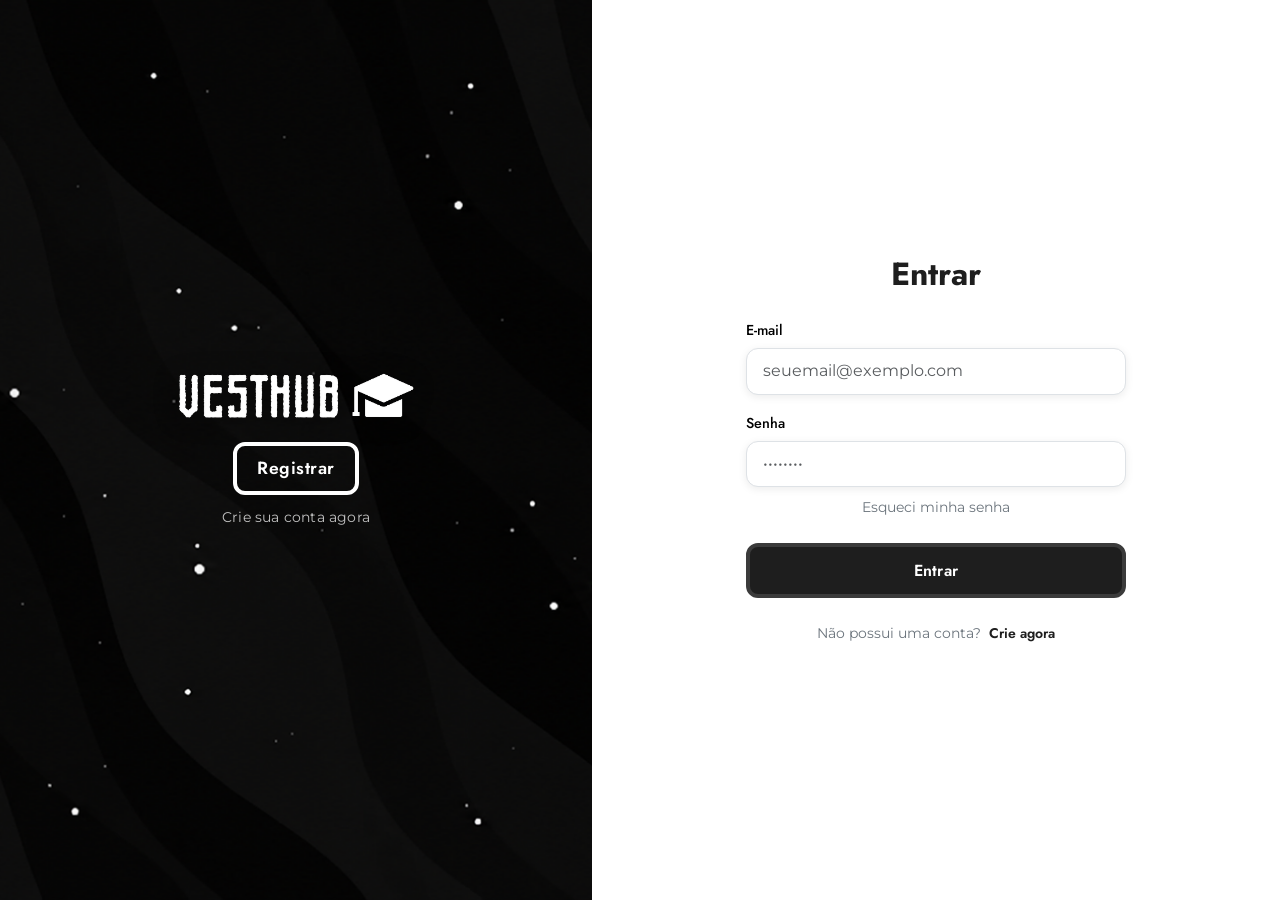
<file: index.html>
<!DOCTYPE html>
<html lang="pt-BR">
  <head>
    <meta charset="UTF-8" />
    <meta name="viewport" content="width=device-width, initial-scale=1.0" />
    <title>VestHub — Entrar</title>

    <!-- =========================================================
         Google Fonts — Montserrat (formulário) + Jost (títulos/botões)
         ========================================================= -->
    <link rel="preconnect" href="https://fonts.googleapis.com" />
    <link rel="preconnect" href="https://fonts.gstatic.com" crossorigin />
    <link
      href="https://fonts.googleapis.com/css2?family=Jost:wght@400;500;600;700&family=Montserrat:wght@400;500;600;700&display=swap"
      rel="stylesheet"
    />

    <!-- =========================================================
         Bootstrap 5.3 via CDN
         ========================================================= -->
    <link
      rel="stylesheet"
      href="https://cdn.jsdelivr.net/npm/bootstrap@5.3.3/dist/css/bootstrap.min.css"
      integrity="sha384-QWTKZyjpPEjISv5WaRU9OFeRpok6YctnYmDr5pNlyT2bRjXh0JMhjY6hW+ALEwIH"
      crossorigin="anonymous"
    />

    <!-- CSS customizado do projeto -->
    <link rel="stylesheet" href="style.css" />
  </head>

  <body>
    <!-- =========================================================
         Wrapper principal — ocupa a viewport inteira no desktop
         ========================================================= -->
    <main id="main-wrapper">
    
      <!-- =======================================================
           Container do card de login
           Mobile  : coluna única, fullscreen
           Desktop : linha dividida 50/50, fullscreen
           ======================================================= -->
      <div class="login-card" role="region" aria-label="Área de login">

        <!-- ---------------------------------------------------
             LADO DIREITO (desktop) / PARTE INFERIOR (mobile)
             Banner escuro com textura, logo e botão Registrar
             --------------------------------------------------- -->
        <section class="banner-section" aria-label="Logo VestHub">

          <!-- Logo -->
          <img
            src="assets/imgs/Logo Whit NoBackground.png"
            alt="Logotipo VestHub"
            class="banner-logo"
          />

          <!-- Botão Registrar — visível apenas em telas >= 1024px -->
          <div class="btn-register-desktop" aria-hidden="false">
            <a
              href="register.html"
              class="btn-register-banner"
              aria-label="Criar uma nova conta"
            >
              Registrar
            </a>
            <p class="banner-register-text">Crie sua conta agora</p>
          </div>

        </section><!-- /.banner-section -->

        <!-- ---------------------------------------------------
             LADO ESQUERDO (desktop) / PARTE SUPERIOR (mobile)
             Formulário de login em fundo branco
             --------------------------------------------------- -->
        <section class="form-section">

          <!-- Título do formulário -->
          <h1 class="form-title">Entrar</h1>

          <!-- Formulário -->
          <form id="loginForm" novalidate aria-label="Formulário de login">

            <!-- Campo e-mail -->
            <div class="mb-3">
              <label for="email" class="form-label label-dark">
                E-mail
              </label>
              <input
                type="email"
                id="email"
                name="email"
                class="form-control custom-input"
                placeholder="seuemail@exemplo.com"
                autocomplete="email"
                required
                aria-required="true"
                aria-describedby="emailFeedback"
              />
              <div id="emailFeedback" class="invalid-feedback">
                Por favor, informe um e-mail válido.
              </div>
            </div>

            <!-- Campo senha -->
            <div class="mb-2">
              <label for="senha" class="form-label label-dark">
                Senha
              </label>
              <input
                type="password"
                id="senha"
                name="senha"
                class="form-control custom-input"
                placeholder="••••••••"
                autocomplete="current-password"
                required
                aria-required="true"
                aria-describedby="senhaFeedback"
              />
              <div id="senhaFeedback" class="invalid-feedback">
                Por favor, informe sua senha.
              </div>
            </div>

            <!-- Link "Esqueci minha senha" -->
            <div class="text-center mb-4">
              <a href="#" class="forgot-link" aria-label="Recuperar senha">
                Esqueci minha senha
              </a>
            </div>

            <!-- Botão de envio -->
            <button
              type="submit"
              class="btn btn-login w-100"
              aria-label="Entrar na conta"
            >
              Entrar
            </button>

            <!-- Link de cadastro -->
            <p class="register-text text-center mt-4">
              Não possui uma conta?<br class="d-sm-none" />
              <a href="register.html" class="register-link" aria-label="Criar conta">
                Crie agora
              </a>
            </p>

          </form><!-- /#loginForm -->

        </section><!-- /.form-section -->

      </div><!-- /.login-card -->

    </main><!-- /#main-wrapper -->

    <!-- =========================================================
         Bootstrap 5.3 Bundle JS (inclui Popper)
         ========================================================= -->
    <script
      src="https://cdn.jsdelivr.net/npm/bootstrap@5.3.3/dist/js/bootstrap.bundle.min.js"
      integrity="sha384-YvpcrYf0tY3lHB60NNkmXc4s9bIOgUxi8T/jzmtCF+egqWXh8GtlmJQK+D80kKqp7bv88"
      crossorigin="anonymous"
    ></script>

  </body>
</html>
</file>
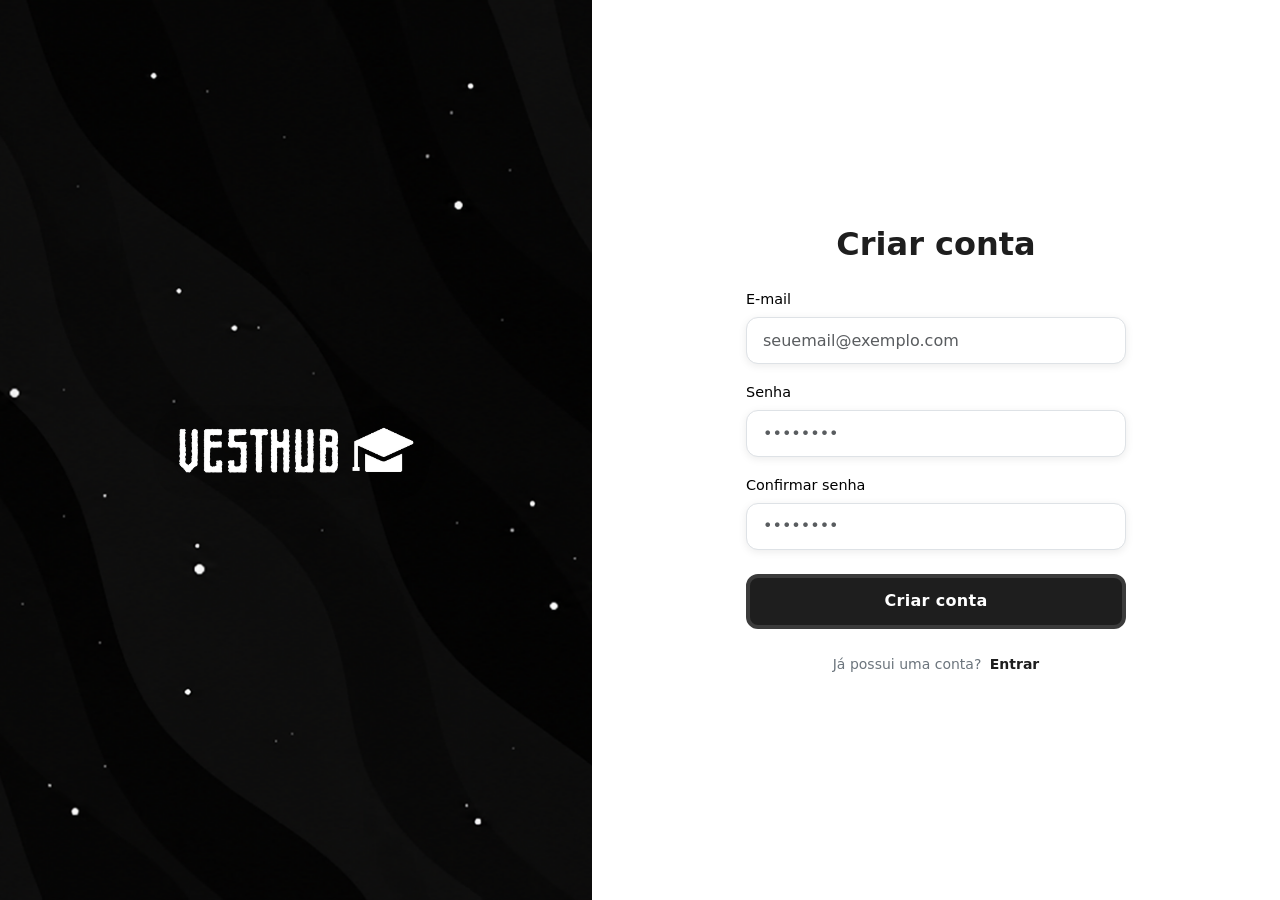
<file: register.html>
<!DOCTYPE html>
<html lang="pt-BR">
  <head>
    <meta charset="UTF-8" />
    <meta name="viewport" content="width=device-width, initial-scale=1.0" />
    <title>VestHub — Criar conta</title>

    <!-- =========================================================
         Bootstrap 5.3 via CDN
         ========================================================= -->
    <link
      rel="stylesheet"
      href="https://cdn.jsdelivr.net/npm/bootstrap@5.3.3/dist/css/bootstrap.min.css"
      integrity="sha384-QWTKZyjpPEjISv5WaRU9OFeRpok6YctnYmDr5pNlyT2bRjXh0JMhjY6hW+ALEwIH"
      crossorigin="anonymous"
    />

    <!-- CSS customizado do projeto (compartilhado com login) -->
    <link rel="stylesheet" href="style.css" />

    <link rel="icon" type="image/png" href="assets/imgs/logo-web.png">

  </head>

  <body>
    <!-- =========================================================
         Wrapper principal — ocupa a viewport inteira no desktop :)
         ========================================================= -->
    <main id="main-wrapper">

      <!-- =======================================================
           Container do card de registro
           Mobile  : coluna única, fullscreen
           Desktop : linha dividida 50/50, fullscreen
           ======================================================= -->
      <div class="login-card" role="region" aria-label="Área de cadastro">

        <!-- ---------------------------------------------------
             LADO DIREITO (desktop) / TOPO (mobile)
             Banner escuro com textura e logo centralizado
             --------------------------------------------------- -->
        <section class="banner-section" aria-label="Logo VestHub">
          <img
            src="assets/imgs/Logo Whit NoBackground.png"
            alt="Logotipo VestHub"
            class="banner-logo"
          />
        </section>

        <!-- ---------------------------------------------------
             LADO ESQUERDO (desktop) / PARTE INFERIOR (mobile)
             Formulário de registro em fundo branco
             --------------------------------------------------- -->
        <section class="form-section">

          <!-- Título do formulário -->
          <h1 class="form-title">Criar conta</h1>

          <!-- Formulário -->
          <form id="registerForm" novalidate aria-label="Formulário de cadastro">

            <!-- Campo e-mail -->
            <div class="mb-3">
              <label for="email" class="form-label label-dark">
                E-mail
              </label>
              <input
                type="email"
                id="email"
                name="email"
                class="form-control custom-input"
                placeholder="seuemail@exemplo.com"
                autocomplete="email"
                required
                aria-required="true"
                aria-describedby="emailFeedback"
              />
              <div id="emailFeedback" class="invalid-feedback">
                Por favor, informe um e-mail válido.
              </div>
            </div>

            <!-- Campo senha -->
            <div class="mb-3">
              <label for="senha" class="form-label label-dark">
                Senha
              </label>
              <input
                type="password"
                id="senha"
                name="senha"
                class="form-control custom-input"
                placeholder="••••••••"
                autocomplete="new-password"
                required
                aria-required="true"
                aria-describedby="senhaFeedback"
              />
              <div id="senhaFeedback" class="invalid-feedback">
                Por favor, crie uma senha.
              </div>
            </div>

            <!-- Campo confirmar senha -->
            <div class="mb-4">
              <label for="confirmarSenha" class="form-label label-dark">
                Confirmar senha
              </label>
              <input
                type="password"
                id="confirmarSenha"
                name="confirmarSenha"
                class="form-control custom-input"
                placeholder="••••••••"
                autocomplete="new-password"
                required
                aria-required="true"
                aria-describedby="confirmarSenhaFeedback"
              />
              <div id="confirmarSenhaFeedback" class="invalid-feedback">
                As senhas não coincidem.
              </div>
            </div>

            <!-- Botão de envio -->
            <button
              type="submit"
              class="btn btn-login w-100"
              aria-label="Criar conta"
            >
              Criar conta
            </button>

            <!-- Link de volta para login -->
            <p class="register-text text-center mt-4">
              Já possui uma conta?
              <a href="index.html" class="register-link" aria-label="Entrar na conta">
                Entrar
              </a>
            </p>

          </form><!-- /#registerForm -->

        </section><!-- /.form-section -->

      </div><!-- /.login-card -->

    </main><!-- /#main-wrapper -->

    <!-- =========================================================
         Bootstrap 5.3 Bundle JS (inclui Popper)
         ========================================================= -->
    <script
      src="https://cdn.jsdelivr.net/npm/bootstrap@5.3.3/dist/js/bootstrap.bundle.min.js"
      integrity="sha384-YvpcrYf0tY3lHB60NNkmXc4s9bIOgUxi8T/jzmtCF+egqWXh8GtlmJQK+D80kKqp7bv88"
      crossorigin="anonymous"
    ></script>

    <!-- =========================================================
         JavaScript — Validação do formulário de cadastro
         ========================================================= -->
    <script>
      /**
       * Validação do formulário de registro.
       *
       * Estratégia:
       *  1. Intercepta o evento "submit" com preventDefault().
       *  2. Valida cada campo individualmente com checkValidity().
       *  3. Verifica se as duas senhas coincidem.
       *  4. Aplica classes Bootstrap "is-invalid" / "is-valid".
       *  5. Se tudo válido, simula envio com console.log().
       */
      (function () {
        "use strict";

        const form              = document.getElementById("registerForm");
        const emailInput        = document.getElementById("email");
        const senhaInput        = document.getElementById("senha");
        const confirmarInput    = document.getElementById("confirmarSenha");

        /**
         * Aplica feedback visual a um input individual.
         * @param {HTMLInputElement} input - O campo a ser avaliado.
         * @param {boolean} [forceInvalid] - Força estado inválido (ex: senhas diferentes).
         * @returns {boolean} true se válido, false se inválido.
         */
        function validarCampo(input, forceInvalid = false) {
          if (!input.checkValidity() || forceInvalid) {
            input.classList.remove("is-valid");
            input.classList.add("is-invalid");
            return false;
          }
          input.classList.remove("is-invalid");
          input.classList.add("is-valid");
          return true;
        }

        /* Validação em tempo real ao sair do campo (blur) */
        emailInput.addEventListener("blur", () => validarCampo(emailInput));
        senhaInput.addEventListener("blur",  () => validarCampo(senhaInput));

        confirmarInput.addEventListener("blur", () => {
          const senhasIguais = confirmarInput.value === senhaInput.value;
          validarCampo(confirmarInput, !senhasIguais);
        });

        /* Revalida confirmação ao alterar a senha original */
        senhaInput.addEventListener("input", () => {
          if (confirmarInput.classList.contains("is-invalid") ||
              confirmarInput.classList.contains("is-valid")) {
            const senhasIguais = confirmarInput.value === senhaInput.value;
            validarCampo(confirmarInput, !senhasIguais);
          }
        });

        /* Intercepta o envio do formulário */
        form.addEventListener("submit", function (event) {
          event.preventDefault();

          const senhasIguais   = confirmarInput.value === senhaInput.value;

          const emailValido    = validarCampo(emailInput);
          const senhaValida    = validarCampo(senhaInput);
          const confirmValida  = validarCampo(confirmarInput, !senhasIguais);

          if (emailValido && senhaValida && confirmValida) {
            // ✅ Sucesso: todos os campos válidos e senhas coincidem
            console.log("Cadastro enviado com sucesso!");
            console.log("E-mail:", emailInput.value);
            // Em produção, aqui entra a chamada à API / fetch()
          } else {
            // ❌ Falha: foca o primeiro campo inválido
            const primeiroCampoInvalido = form.querySelector(".is-invalid");
            if (primeiroCampoInvalido) primeiroCampoInvalido.focus();
          }
        });
      })();
    </script>

  </body>
</html>
</file>
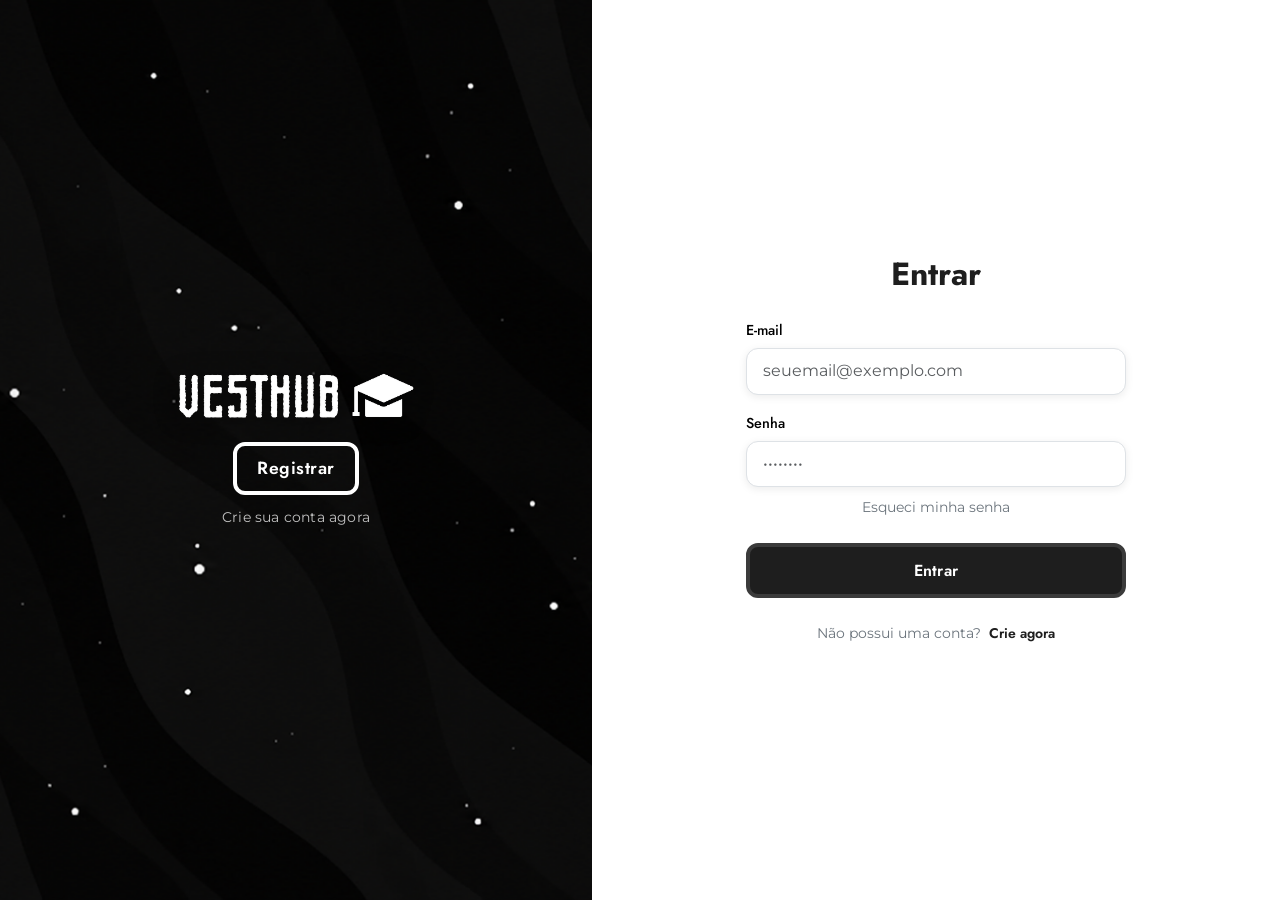
<file: vesthubFront/inicio.html>
<!DOCTYPE html>
<html lang="pt-BR">
  <head>
    <meta charset="UTF-8" />
    <meta name="viewport" content="width=device-width, initial-scale=1.0" />
    <title>VestHub — Início</title>

    <!-- Fontes (as mesmas do login e do cadastro) -->
    <link rel="preconnect" href="https://fonts.googleapis.com" />
    <link rel="preconnect" href="https://fonts.gstatic.com" crossorigin />
    <link
      href="https://fonts.googleapis.com/css2?family=Jost:wght@400;500;600;700&family=Montserrat:wght@400;500;600;700&display=swap"
      rel="stylesheet"
    />

    <!-- Bootstrap 5.3 + Bootstrap Icons -->
    <link
      rel="stylesheet"
      href="https://cdn.jsdelivr.net/npm/bootstrap@5.3.3/dist/css/bootstrap.min.css"
      integrity="sha384-QWTKZyjpPEjISv5WaRU9OFeRpok6YctnYmDr5pNlyT2bRjXh0JMhjY6hW+ALEwIH"
      crossorigin="anonymous"
    />
    <link
      rel="stylesheet"
      href="https://cdn.jsdelivr.net/npm/bootstrap-icons@1.11.3/font/bootstrap-icons.min.css"
    />

    <link rel="icon" type="image/png" href="assets/imgs/logo-web.png" />

    <!-- CSS do projeto: variáveis compartilhadas + estilos desta tela -->
    <link rel="stylesheet" href="css/style.css" />
    <link rel="stylesheet" href="css/app.css" />
    <link rel="stylesheet" href="css/inicio.css" />
  </head>

  <body class="pagina-app">

    <!-- =========================================================
         TOPO
         Celular : barra preta com o logo branco centralizado
         Tablet+ : barra branca com o logo preto e o menu ☰
         ========================================================= -->
    <header class="topo">
      <a href="inicio.html" class="topo-logo" aria-label="VestHub — início">
        <img src="assets/imgs/Logo Whit NoBackground.png" alt="VestHub" class="logo-branco" />
        <img src="assets/imgs/Logo Black NoBackground.png" alt="VestHub" class="logo-preto" />
      </a>

      <button
        type="button"
        class="btn-menu"
        data-bs-toggle="offcanvas"
        data-bs-target="#menuLateral"
        aria-controls="menuLateral"
        aria-label="Abrir menu"
      >
        <i class="bi bi-list" aria-hidden="true"></i>
      </button>
    </header>

    <main class="inicio">
  <!-- Vídeo animado do banner (decorativo: aria-hidden) -->
      <section class="hero" aria-hidden="true">
        <video
          class="hero-video"
          src="assets/videos/texture-background-video-upscaled.mp4"
          poster="assets/imgs/banner-handmade-art.png"
          autoplay
          muted
          loop
          playsinline
        ></video>
      </section>

      <!-- =======================================================
           PRÉVIA DO RANKING
           Com notas: os 3 cursos com maior chance
           Sem notas: convite para cadastrar
           ======================================================= -->
      <section class="previa" aria-labelledby="tituloPrevia">
        <p id="saudacaoPrevia" class="previa-saudacao">Olá!</p>
        <h1 id="tituloPrevia" class="previa-titulo">Seus cursos com maior chance</h1>

        <div id="mensagemApi" class="alert d-none" role="alert"></div>

        <!-- Lista montada pelo js/inicio.js -->
        <ol id="listaPrevia" class="previa-lista" aria-live="polite" hidden></ol>

        <!-- Usuário ainda sem notas -->
        <div id="previaVazia" class="previa-vazia" hidden>
          <i class="bi bi-bar-chart previa-vazia-icone" aria-hidden="true"></i>
          <p>Cadastre suas notas para ver os cursos com maior chance de aprovação.</p>
        </div>

        <p id="previaCarregando" class="previa-carregando">Carregando seu ranking...</p>

        <a id="botaoPrevia" href="ranking.html" class="btn btn-login previa-botao" hidden>
          Ver ranking completo
        </a>
      </section>
    </main>

    <!-- =========================================================
         BARRA INFERIOR (só no celular)
         ========================================================= -->
    <nav class="barra-inferior" aria-label="Navegação principal">
      <a href="pesquisa.html" aria-label="Pesquisar cursos">
        <img src="assets/imgs/lupa-arredondada.png" alt="" class="icone-barra" />
      </a>
      <a href="inicio.html" aria-label="Início" aria-current="page">
        <img src="assets/imgs/casa.png" alt="" class="icone-barra" />
      </a>
      <button
        type="button"
        data-bs-toggle="offcanvas"
        data-bs-target="#menuLateral"
        aria-controls="menuLateral"
        aria-label="Minha conta"
      >
        <img src="assets/imgs/perfil.png" alt="" class="icone-barra" />
      </button>
    </nav>

    <!--menu hamburguer lateral-->
    <div class="offcanvas offcanvas-end menu-lateral" tabindex="-1" id="menuLateral" aria-labelledby="saudacaoMenu">
      <div class="offcanvas-header">
        <p id="saudacaoMenu" class="offcanvas-title saudacao">Olá!</p>
        <button type="button" class="btn-close" data-bs-dismiss="offcanvas" aria-label="Fechar menu"></button>
      </div>
      <div class="offcanvas-body">
        <nav class="menu-links" aria-label="Páginas">
          <a href="inicio.html" aria-current="page"><i class="bi bi-house" aria-hidden="true"></i> Início</a>
          <a href="pesquisa.html"><i class="bi bi-search" aria-hidden="true"></i> Pesquisar</a>
          <a href="notas.html"><i class="bi bi-pencil-square" aria-hidden="true"></i> Minhas notas</a>
          <a href="ranking.html"><i class="bi bi-bar-chart" aria-hidden="true"></i> Ranking</a>
        </nav>
        <button type="button" id="botaoSair" class="btn btn-login w-100 mt-4">Sair</button>
      </div>
    </div>

    <!-- bootstrap, funções da API e comportamento-->
    <script
      src="https://cdn.jsdelivr.net/npm/bootstrap@5.3.3/dist/js/bootstrap.bundle.min.js"
      integrity="sha384-YvpcrYf0tY3lHB60NNkmXc5s9fDVZLESaAA55NDzOxhy9GkcIdslK1eN7N6jIeHz"
      crossorigin="anonymous"
    ></script>
    <script src="js/api.js"></script>
    <script src="js/inicio.js"></script>
  </body>
</html>
</file>
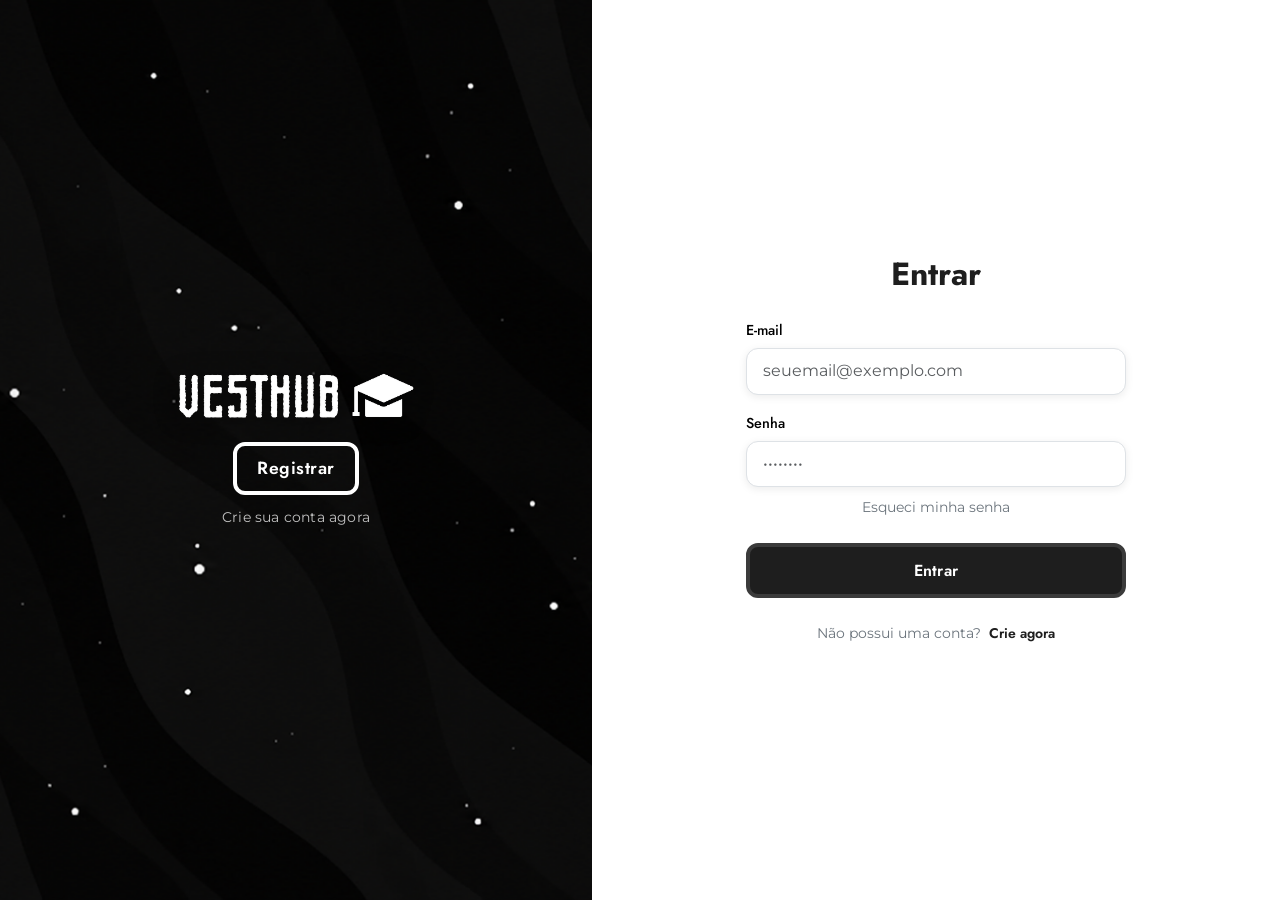
<file: vesthubFront/login.html>
<!DOCTYPE html>
<html lang="pt-BR">
  <head>
    <meta charset="UTF-8" />
    <meta name="viewport" content="width=device-width, initial-scale=1.0" />
    <title>VestHub — Entrar</title>

    <!-- =========================================================
         ========================================================= -->
    <link rel="preconnect" href="https://fonts.googleapis.com" />
    <link rel="preconnect" href="https://fonts.gstatic.com" crossorigin />
    <link
      href="https://fonts.googleapis.com/css2?family=Jost:wght@400;500;600;700&family=Montserrat:wght@400;500;600;700&display=swap"
      rel="stylesheet"
    />

    <!-- =========================================================
         Bootstrap 5.3 via CDN
         ========================================================= -->
    <link
      rel="stylesheet"
      href="https://cdn.jsdelivr.net/npm/bootstrap@5.3.3/dist/css/bootstrap.min.css"
      integrity="sha384-QWTKZyjpPEjISv5WaRU9OFeRpok6YctnYmDr5pNlyT2bRjXh0JMhjY6hW+ALEwIH"
      crossorigin="anonymous"
    />

    <link rel="icon" type="image/png" href="assets/imgs/logo-web.png">

    <!-- CSS customizado do projeto -->
    <link rel="stylesheet" href="css/style.css" />
  </head>

  <body>
    <!-- =========================================================
         Wrapper principal — ocupa a viewport inteira no desktop
         ========================================================= -->
    <main id="main-wrapper">
    
      <!-- =======================================================
           Container do card de login
           Mobile  : coluna única, fullscreen
           Desktop : linha dividida 50/50, fullscreen
           ======================================================= -->
      <div class="login-card" role="region" aria-label="Área de login">

        <!-- ---------------------------------------------------
             LADO DIREITO (desktop) / PARTE INFERIOR (mobile)
             Banner escuro com textura, logo e botão Registrar
             --------------------------------------------------- -->
        <section class="banner-section" aria-label="Logo VestHub">

          <!-- Logo -->
          <img
            src="assets/imgs/Logo Whit NoBackground.png"
            alt="Logotipo VestHub"
            class="banner-logo"
          />

          <!-- Botão Registrar — visível apenas em telas >= 1024px -->
          <div class="btn-register-desktop" aria-hidden="false">
            <a
              href="register.html"
              class="btn-register-banner"
              aria-label="Criar uma nova conta"
            >
              Registrar
            </a>
            <p class="banner-register-text">Crie sua conta agora</p>
          </div>

        </section><!-- /.banner-section -->

        <!-- ---------------------------------------------------
             LADO ESQUERDO (desktop) / PARTE SUPERIOR (mobile)
             Formulário de login em fundo branco
             --------------------------------------------------- -->
        <section class="form-section">

          <!-- Título do formulário -->
          <h1 class="form-title">Entrar</h1>

          <!-- Formulário -->
          <form id="loginForm" novalidate aria-label="Formulário de login">

            <!-- Campo e-mail -->
            <div class="mb-3">
              <label for="email" class="form-label label-dark">
                E-mail
              </label>
              <input
                type="email"
                id="email"
                name="email"
                class="form-control custom-input"
                placeholder="seuemail@exemplo.com"
                autocomplete="email"
                required
                aria-required="true"
                aria-describedby="emailFeedback"
              />
              <div id="emailFeedback" class="invalid-feedback">
                Por favor, informe um e-mail válido.
              </div>
            </div>

            <!-- Campo senha -->
            <div class="mb-2">
              <label for="senha" class="form-label label-dark">
                Senha
              </label>
              <input
                type="password"
                id="senha"
                name="senha"
                class="form-control custom-input"
                placeholder="••••••••"
                autocomplete="current-password"
                required
                aria-required="true"
                aria-describedby="senhaFeedback"
              />
              <div id="senhaFeedback" class="invalid-feedback">
                Por favor, informe sua senha.
              </div>
            </div>

            <!-- Link "Esqueci minha senha" -->
            <div class="text-center mb-4">
              <a href="#" class="forgot-link" aria-label="Recuperar senha">
                Esqueci minha senha
              </a>
            </div>
            <div id="mensagemApi" class="alert d-none" role="alert"></div>
            <!-- Botão de envio -->
            <button
              type="submit"
              class="btn btn-login w-100"
              aria-label="Entrar na conta"
            >
              Entrar
            </button>

                        <!-- Link de cadastro -->
            <p class="register-text text-center mt-4">
              Não possui uma conta?
              <a href="register.html" class="register-link" aria-label="Criar conta">
                Crie agora
              </a>
            </p>

          </form><!-- /#loginForm -->

        </section><!-- /.form-section -->

      </div><!-- /.login-card -->

    </main><!-- /#main-wrapper -->

    <!-- Bootstrap 5.3 Bundle JS (inclui Popper) -->
    <script
            src="https://cdn.jsdelivr.net/npm/bootstrap@5.3.3/dist/js/bootstrap.bundle.min.js"
            integrity="sha384-YvpcrYf0tY3lHB60NNkmXc5s9fDVZLESaAA55NDzOxhy9GkcIdslK1eN7N6jIeHz"
            crossorigin="anonymous"
    ></script>

    <!-- Funções para conversar com a API do VestHub -->
    <script src="js/api.js"></script>
    <script src="js/login.js"></script>

  </body>
</html>
</file>
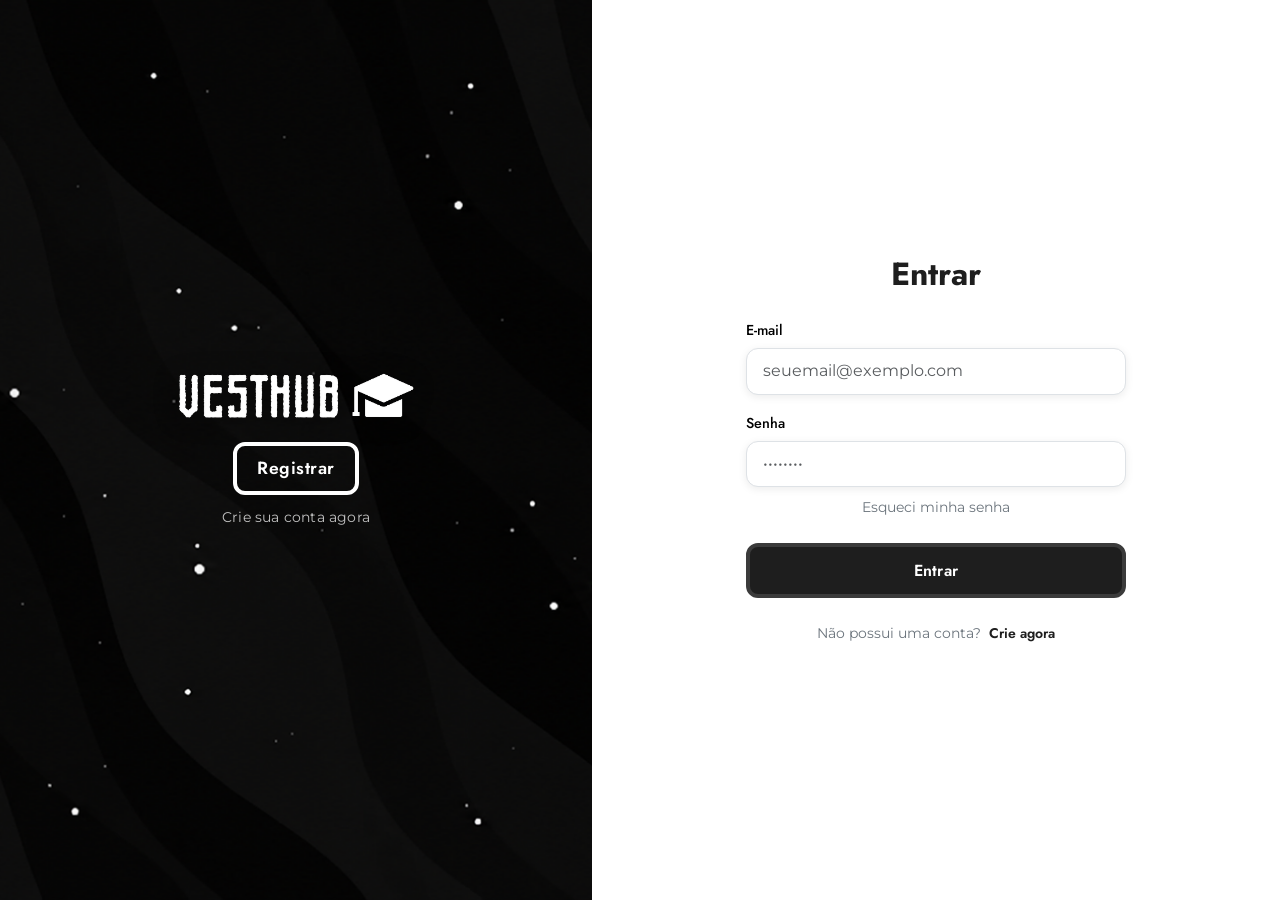
<file: vesthubFront/notas.html>
<!DOCTYPE html>
<html lang="pt-BR">
  <head>
    <meta charset="UTF-8" />
    <meta name="viewport" content="width=device-width, initial-scale=1.0" />
    <title>VestHub — Minhas notas</title>

    <!-- Fontes (as mesmas do login e do cadastro) -->
    <link rel="preconnect" href="https://fonts.googleapis.com" />
    <link rel="preconnect" href="https://fonts.gstatic.com" crossorigin />
    <link
      href="https://fonts.googleapis.com/css2?family=Jost:wght@400;500;600;700&family=Montserrat:wght@400;500;600;700&display=swap"
      rel="stylesheet"
    />

    <!-- Bootstrap 5.3 + Bootstrap Icons -->
    <link
      rel="stylesheet"
      href="https://cdn.jsdelivr.net/npm/bootstrap@5.3.3/dist/css/bootstrap.min.css"
      integrity="sha384-QWTKZyjpPEjISv5WaRU9OFeRpok6YctnYmDr5pNlyT2bRjXh0JMhjY6hW+ALEwIH"
      crossorigin="anonymous"
    />
    <link
      rel="stylesheet"
      href="https://cdn.jsdelivr.net/npm/bootstrap-icons@1.11.3/font/bootstrap-icons.min.css"
    />

    <link rel="icon" type="image/png" href="assets/imgs/logo-web.png" />

    <!-- CSS: variáveis (style.css), layout comum (app.css) e esta tela (notas.css) -->
    <link rel="stylesheet" href="css/style.css" />
    <link rel="stylesheet" href="css/app.css" />
    <link rel="stylesheet" href="css/notas.css" />
  </head>

  <body class="pagina-app">

    <!-- =========================================================
         TOPO
         Celular : barra preta com o logo branco centralizado
         Tablet+ : barra branca com o logo preto e o menu ☰
         ========================================================= -->
    <header class="topo">
      <a href="inicio.html" class="topo-logo" aria-label="VestHub — início">
        <img src="assets/imgs/Logo Whit NoBackground.png" alt="VestHub" class="logo-branco" />
        <img src="assets/imgs/Logo Black NoBackground.png" alt="VestHub" class="logo-preto" />
      </a>

      <button
        type="button"
        class="btn-menu"
        data-bs-toggle="offcanvas"
        data-bs-target="#menuLateral"
        aria-controls="menuLateral"
        aria-label="Abrir menu"
      >
        <i class="bi bi-list" aria-hidden="true"></i>
      </button>
    </header>

    <main class="pagina-conteudo">
      <h1 class="pagina-titulo">Minhas notas</h1>
      <p class="pagina-subtitulo">
        Informe sua nota na 1ª fase de cada vestibular e a modalidade em que você concorre.
        O VestHub compara com as notas de corte e monta o seu ranking.
      </p>

      <div id="mensagemApi" class="alert d-none" role="alert"></div>

      <!-- Um card por universidade, montado pelo js/notas.js -->
      <div id="listaNotas" class="lista-notas" aria-live="polite">
        <p class="notas-carregando">Carregando...</p>
      </div>

      <div class="notas-rodape">
        <a href="ranking.html" class="btn btn-login notas-botao-ranking">
          Ver meu ranking
        </a>
      </div>
    </main>

    <!-- =========================================================
         BARRA INFERIOR (só no celular)
         ========================================================= -->
    <nav class="barra-inferior" aria-label="Navegação principal">
      <a href="pesquisa.html" aria-label="Pesquisar cursos">
        <img src="assets/imgs/lupa-arredondada.png" alt="" class="icone-barra" />
      </a>
      <a href="inicio.html" aria-label="Início">
        <img src="assets/imgs/casa.png" alt="" class="icone-barra" />
      </a>
      <button
        type="button"
        data-bs-toggle="offcanvas"
        data-bs-target="#menuLateral"
        aria-controls="menuLateral"
        aria-label="Minha conta"
      >
        <img src="assets/imgs/perfil.png" alt="" class="icone-barra" />
      </button>
    </nav>

    <!-- Menu lateral (aberto pelo ☰ ou pelo ícone de perfil) -->
    <div class="offcanvas offcanvas-end menu-lateral" tabindex="-1" id="menuLateral" aria-labelledby="saudacaoMenu">
      <div class="offcanvas-header">
        <p id="saudacaoMenu" class="offcanvas-title saudacao">Olá!</p>
        <button type="button" class="btn-close" data-bs-dismiss="offcanvas" aria-label="Fechar menu"></button>
      </div>
      <div class="offcanvas-body">
        <nav class="menu-links" aria-label="Páginas">
          <a href="inicio.html"><i class="bi bi-house" aria-hidden="true"></i> Início</a>
          <a href="pesquisa.html"><i class="bi bi-search" aria-hidden="true"></i> Pesquisar</a>
          <a href="notas.html" aria-current="page"><i class="bi bi-pencil-square" aria-hidden="true"></i> Minhas notas</a>
          <a href="ranking.html"><i class="bi bi-bar-chart" aria-hidden="true"></i> Ranking</a>
        </nav>
        <button type="button" id="botaoSair" class="btn btn-login w-100 mt-4">Sair</button>
      </div>
    </div>

    <!-- Bootstrap, funções da API e comportamento desta tela -->
    <script
      src="https://cdn.jsdelivr.net/npm/bootstrap@5.3.3/dist/js/bootstrap.bundle.min.js"
      integrity="sha384-YvpcrYf0tY3lHB60NNkmXc5s9fDVZLESaAA55NDzOxhy9GkcIdslK1eN7N6jIeHz"
      crossorigin="anonymous"
    ></script>
    <script src="js/api.js"></script>
    <script src="js/notas.js"></script>
  </body>
</html>
</file>
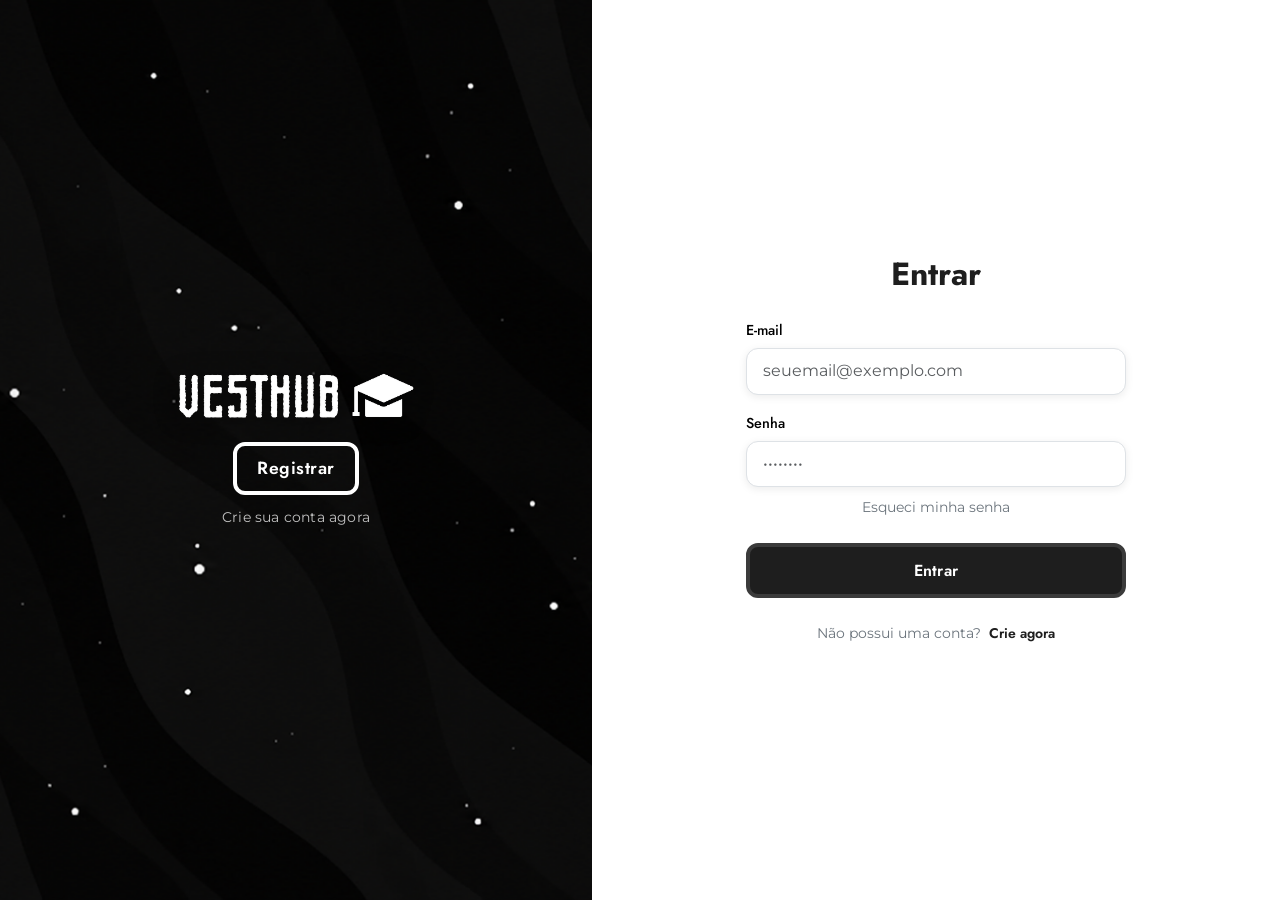
<file: vesthubFront/ranking.html>
<!DOCTYPE html>
<html lang="pt-BR">
  <head>
    <meta charset="UTF-8" />
    <meta name="viewport" content="width=device-width, initial-scale=1.0" />
    <title>VestHub — Ranking</title>

    <!-- Fontes (as mesmas do login e do cadastro) -->
    <link rel="preconnect" href="https://fonts.googleapis.com" />
    <link rel="preconnect" href="https://fonts.gstatic.com" crossorigin />
    <link
      href="https://fonts.googleapis.com/css2?family=Jost:wght@400;500;600;700&family=Montserrat:wght@400;500;600;700&display=swap"
      rel="stylesheet"
    />

    <!-- Bootstrap 5.3 + Bootstrap Icons -->
    <link
      rel="stylesheet"
      href="https://cdn.jsdelivr.net/npm/bootstrap@5.3.3/dist/css/bootstrap.min.css"
      integrity="sha384-QWTKZyjpPEjISv5WaRU9OFeRpok6YctnYmDr5pNlyT2bRjXh0JMhjY6hW+ALEwIH"
      crossorigin="anonymous"
    />
    <link
      rel="stylesheet"
      href="https://cdn.jsdelivr.net/npm/bootstrap-icons@1.11.3/font/bootstrap-icons.min.css"
    />

    <link rel="icon" type="image/png" href="assets/imgs/logo-web.png" />

    <!-- CSS: variáveis (style.css), layout comum (app.css) e esta tela (ranking.css) -->
    <link rel="stylesheet" href="css/style.css" />
    <link rel="stylesheet" href="css/app.css" />
    <link rel="stylesheet" href="css/ranking.css" />
  </head>

  <body class="pagina-app">

    <!-- =========================================================
         TOPO
         Celular : barra preta com o logo branco centralizado
         Tablet+ : barra branca com o logo preto e o menu ☰
         ========================================================= -->
    <header class="topo">
      <a href="inicio.html" class="topo-logo" aria-label="VestHub — início">
        <img src="assets/imgs/Logo Whit NoBackground.png" alt="VestHub" class="logo-branco" />
        <img src="assets/imgs/Logo Black NoBackground.png" alt="VestHub" class="logo-preto" />
      </a>

      <button
        type="button"
        class="btn-menu"
        data-bs-toggle="offcanvas"
        data-bs-target="#menuLateral"
        aria-controls="menuLateral"
        aria-label="Abrir menu"
      >
        <i class="bi bi-list" aria-hidden="true"></i>
      </button>
    </header>

    <main class="pagina-conteudo">
      <h1 class="pagina-titulo">Meu ranking</h1>
      <p class="pagina-subtitulo">
        Cursos ordenados pela chance de aprovação: a diferença entre a sua nota e a nota de corte
        da 1ª fase, na modalidade em que você concorre.
      </p>

      <div id="mensagemApi" class="alert d-none" role="alert"></div>

      <!-- Filtro por universidade -->
      <div class="ranking-filtro">
        <label for="filtroUniversidade" class="form-label">Universidade</label>
        <select id="filtroUniversidade" class="form-select">
          <option value="">Todas</option>
        </select>
      </div>

      <!-- Resumo: "8 de 12 cursos acima do corte" -->
      <p id="resumo" class="ranking-resumo" hidden></p>

      <!-- Lista montada pelo js/ranking.js -->
      <ol id="listaRanking" class="ranking-lista" aria-live="polite" hidden></ol>

      <!-- Usuário sem notas -->
      <div id="rankingVazio" class="ranking-vazio" hidden>
        <i class="bi bi-bar-chart ranking-vazio-icone" aria-hidden="true"></i>
        <p>Você ainda não cadastrou notas. Cadastre sua nota em pelo menos um vestibular para ver o ranking.</p>
        <a href="notas.html" class="btn btn-login ranking-botao">Cadastrar notas</a>
      </div>

      <p id="rankingCarregando" class="ranking-carregando">Carregando seu ranking...</p>
    </main>

    <!-- =========================================================
         BARRA INFERIOR (só no celular)
         ========================================================= -->
    <nav class="barra-inferior" aria-label="Navegação principal">
      <a href="pesquisa.html" aria-label="Pesquisar cursos">
        <img src="assets/imgs/lupa-arredondada.png" alt="" class="icone-barra" />
      </a>
      <a href="inicio.html" aria-label="Início">
        <img src="assets/imgs/casa.png" alt="" class="icone-barra" />
      </a>
      <button
        type="button"
        data-bs-toggle="offcanvas"
        data-bs-target="#menuLateral"
        aria-controls="menuLateral"
        aria-label="Minha conta"
      >
        <img src="assets/imgs/perfil.png" alt="" class="icone-barra" />
      </button>
    </nav>

    <!-- Menu lateral (aberto pelo ☰ ou pelo ícone de perfil) -->
    <div class="offcanvas offcanvas-end menu-lateral" tabindex="-1" id="menuLateral" aria-labelledby="saudacaoMenu">
      <div class="offcanvas-header">
        <p id="saudacaoMenu" class="offcanvas-title saudacao">Olá!</p>
        <button type="button" class="btn-close" data-bs-dismiss="offcanvas" aria-label="Fechar menu"></button>
      </div>
      <div class="offcanvas-body">
        <nav class="menu-links" aria-label="Páginas">
          <a href="inicio.html"><i class="bi bi-house" aria-hidden="true"></i> Início</a>
          <a href="pesquisa.html"><i class="bi bi-search" aria-hidden="true"></i> Pesquisar</a>
          <a href="notas.html"><i class="bi bi-pencil-square" aria-hidden="true"></i> Minhas notas</a>
          <a href="ranking.html" aria-current="page"><i class="bi bi-bar-chart" aria-hidden="true"></i> Ranking</a>
        </nav>
        <button type="button" id="botaoSair" class="btn btn-login w-100 mt-4">Sair</button>
      </div>
    </div>

    <!-- Bootstrap, funções da API e comportamento desta tela -->
    <script
      src="https://cdn.jsdelivr.net/npm/bootstrap@5.3.3/dist/js/bootstrap.bundle.min.js"
      integrity="sha384-YvpcrYf0tY3lHB60NNkmXc5s9fDVZLESaAA55NDzOxhy9GkcIdslK1eN7N6jIeHz"
      crossorigin="anonymous"
    ></script>
    <script src="js/api.js"></script>
    <script src="js/ranking.js"></script>
  </body>
</html>
</file>
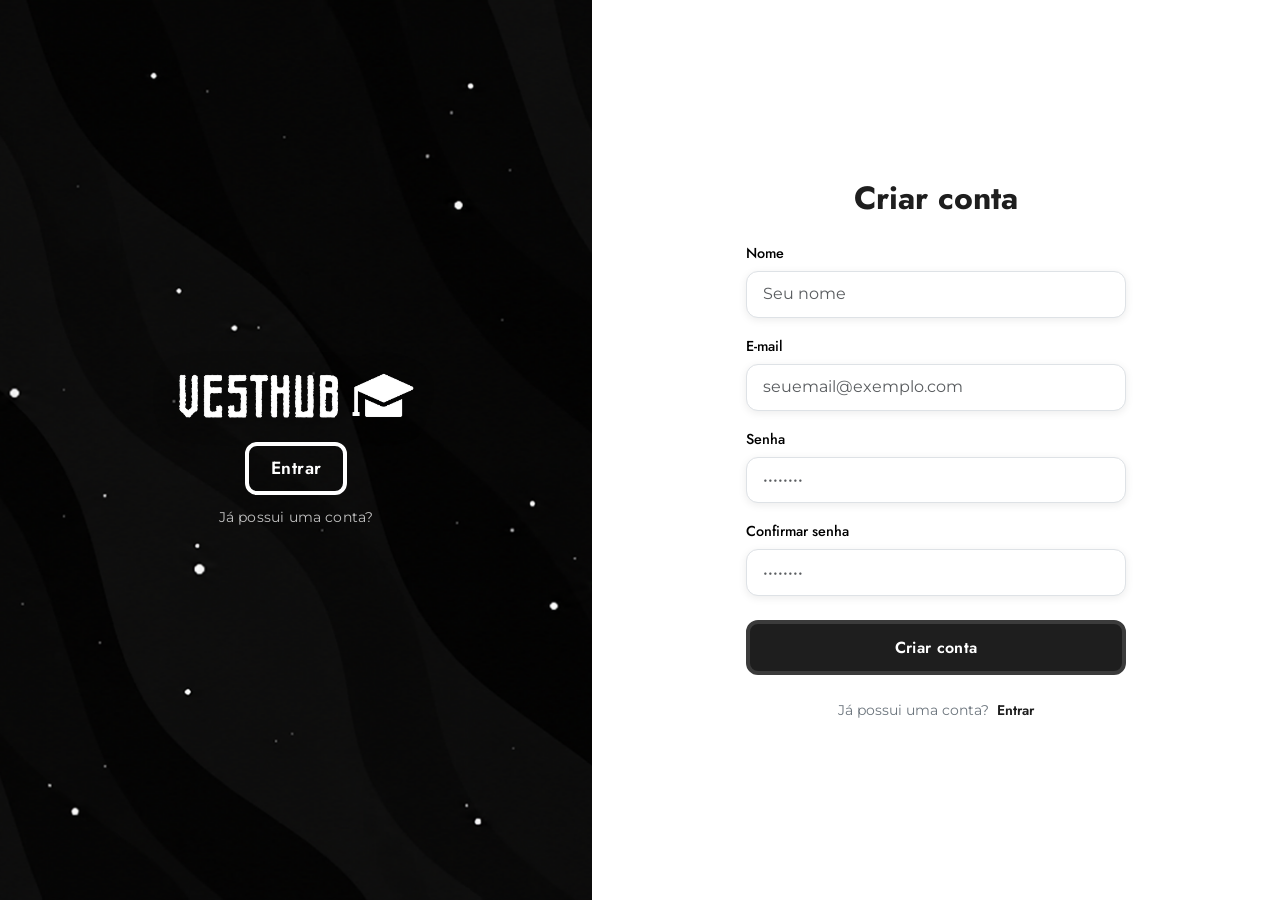
<file: vesthubFront/register.html>
<!DOCTYPE html>
<html lang="pt-BR">
  <head>
    <meta charset="UTF-8" />
    <meta name="viewport" content="width=device-width, initial-scale=1.0" />
    <title>VestHub — Criar conta</title>

    <!-- =========================================================
         Bootstrap 5.3 via CDN
         ========================================================= -->
    <link
      rel="stylesheet"
      href="https://cdn.jsdelivr.net/npm/bootstrap@5.3.3/dist/css/bootstrap.min.css"
      integrity="sha384-QWTKZyjpPEjISv5WaRU9OFeRpok6YctnYmDr5pNlyT2bRjXh0JMhjY6hW+ALEwIH"
      crossorigin="anonymous"
    />

    <!-- CSS customizado do projeto (compartilhado com login) -->
    <link rel="stylesheet" href="css/style.css" />

    <link rel="icon" type="image/png" href="assets/imgs/logo-web.png">

    <!-- Fontes (as mesmas da tela de login) -->
    <link rel="preconnect" href="https://fonts.googleapis.com" />
    <link rel="preconnect" href="https://fonts.gstatic.com" crossorigin />
    <link
      href="https://fonts.googleapis.com/css2?family=Jost:wght@400;500;600;700&family=Montserrat:wght@400;500;600;700&display=swap"
      rel="stylesheet"
    />

  </head>

  <body>
    <!-- =========================================================
         
         ========================================================= -->
    <main id="main-wrapper">

      <!-- =======================================================
           Container do card de registro
           Mobile  : coluna única, fullscreen
           Desktop : linha dividida 50/50, fullscreen
           ======================================================= -->
      <div class="login-card" role="region" aria-label="Área de cadastro">

        <!-- ---------------------------------------------------
             LADO DIREITO (desktop) / TOPO (mobile)
             Banner escuro com textura e logo centralizado
             --------------------------------------------------- -->
        <section class="banner-section" aria-label="Logo VestHub">

          <!-- Logo -->
          <img
            src="assets/imgs/Logo Whit NoBackground.png"
            alt="Logotipo VestHub"
            class="banner-logo"
          />

          <!-- Botão Entrar — visível apenas em telas >= 1024px -->
          <div class="btn-register-desktop" aria-hidden="false">
            <a
              href="login.html"
              class="btn-register-banner"
              aria-label="Criar uma nova conta"
            >
              Entrar
            </a>
            <p class="banner-register-text">Já possui uma conta?</p>
          </div>

        </section>

        <!-- ---------------------------------------------------
             LADO ESQUERDO (desktop) / PARTE INFERIOR (mobile)
             Formulário de registro em fundo branco
             --------------------------------------------------- -->
        <section class="form-section">

          <!-- Título do formulário -->
          <h1 class="form-title">Criar conta</h1>

          <!-- Formulário -->
          <form id="registerForm" novalidate aria-label="Formulário de cadastro">

          <div class="mb-3">
            <label for="nome" class="form-label label-dark">Nome</label>
            <input type="text" id="nome" name="nome" class="form-control custom-input"
                  placeholder="Seu nome" autocomplete="name" maxlength="120"
                  required aria-required="true" aria-describedby="nomeFeedback" />
            <div id="nomeFeedback" class="invalid-feedback">Por favor, informe seu nome.</div>
          </div>  

            <!-- Campo e-mail -->
            <div class="mb-3">
              <label for="email" class="form-label label-dark">
                E-mail
              </label>
              <input
                type="email"
                id="email"
                name="email"
                class="form-control custom-input"
                placeholder="seuemail@exemplo.com"
                autocomplete="email"
                required
                aria-required="true"
                aria-describedby="emailFeedback"
              />
              <div id="emailFeedback" class="invalid-feedback">
                Por favor, informe um e-mail válido.
              </div>
            </div>

            <!-- Campo senha -->
            <div class="mb-3">
              <label for="senha" class="form-label label-dark">
                Senha
              </label>
              <input
                type="password"
                id="senha"
                name="senha"
                class="form-control custom-input"
                placeholder="••••••••"
                autocomplete="new-password"
                minlength="8"
                maxlength="72"
                required
                aria-required="true"
                aria-describedby="senhaFeedback"
              />
              <div id="senhaFeedback" class="invalid-feedback">
                Por favor, crie uma senha.
              </div>
            </div>

            <!-- Campo confirmar senha -->
            <div class="mb-4">
              <label for="confirmarSenha" class="form-label label-dark">
                Confirmar senha
              </label>
              <input
                type="password"
                id="confirmarSenha"
                name="confirmarSenha"
                class="form-control custom-input"
                placeholder="••••••••"
                autocomplete="new-password"
                required
                aria-required="true"
                aria-describedby="confirmarSenhaFeedback"
              />
              <div id="confirmarSenhaFeedback" class="invalid-feedback">
                As senhas não coincidem.
              </div>
            </div>

            <!-- Botão de envio -->
             <div id="mensagemApi" class="alert d-none" role="alert"></div>

            <button
              type="submit"
              class="btn btn-login w-100"
              aria-label="Criar conta"
            >
              Criar conta
            </button>

            <!-- Link de volta para login -->
            <p class="register-text text-center mt-4">
              Já possui uma conta?
              <a href="login.html" class="register-link" aria-label="Entrar na conta">
                Entrar
              </a>
            </p>

          </form><!-- /#registerForm -->

        </section><!-- /.form-section -->

      </div><!-- /.login-card -->

    </main><!-- /#main-wrapper -->

    <!-- =========================================================
         Bootstrap 5.3 Bundle JS (inclui Popper)
         ========================================================= -->
    <script
      src="https://cdn.jsdelivr.net/npm/bootstrap@5.3.3/dist/js/bootstrap.bundle.min.js"
      integrity="sha384-YvpcrYf0tY3lHB60NNkmXc5s9fDVZLESaAA55NDzOxhy9GkcIdslK1eN7N6jIeHz"
      crossorigin="anonymous"
    ></script>
    <script src="js/api.js"></script>
    <script src="js/registro.js"></script>

  </body>
</html>
</file>
<file: vesthubFront/css/app.css>
/* =============================================================
   app.css — VestHub | Layout comum das páginas logadas
   Topo, barra inferior (celular) e menu lateral.
   Usa as variáveis do style.css. Cada página tem o próprio CSS
   para o conteúdo (inicio.css, notas.css, ranking.css...).
   ============================================================= */

:root {
  --altura-topo:   56px;
  --altura-barra:  64px;
}

/* -------------------------------------------------------------
   1. BASE
   ------------------------------------------------------------- */
body.pagina-app {
  background-color: var(--vesthub-white);
  min-height: 100vh;
  /* espaço para a barra inferior fixa no celular */
  padding-bottom: calc(var(--altura-barra) + env(safe-area-inset-bottom, 0px));
}

/* -------------------------------------------------------------
   2. TOPO — celular: preto com logo branco centralizado
   ------------------------------------------------------------- */
.topo {
  position: sticky;
  top: 0;
  z-index: 1020;
  height: var(--altura-topo);
  display: flex;
  align-items: center;
  justify-content: center;
  padding: 0 1rem;
  background-color: #000;
}

.topo-logo img {
  height: 22px;
  width: auto;
  display: block;
}

.logo-preto { display: none !important; }

/* O menu ☰ só aparece a partir do tablet */
.btn-menu {
  display: none;
  background: none;
  border: 0;
  font-size: 1.6rem;
  line-height: 1;
  color: var(--vesthub-white);
  padding: 0.25rem;
}

/* -------------------------------------------------------------
   5. BARRA INFERIOR — só no celular
   ------------------------------------------------------------- */
.barra-inferior {
  position: fixed;
  left: 0;
  right: 0;
  bottom: 0;
  z-index: 1020;
  height: calc(var(--altura-barra) + env(safe-area-inset-bottom, 0px));
  padding-bottom: env(safe-area-inset-bottom, 0px);
  display: flex;
  align-items: center;
  justify-content: space-around;
  background-color: var(--vesthub-white);
  border-top: 1px solid #ececec;
}

.barra-inferior a,
.barra-inferior button {
  display: grid;
  place-items: center;
  width: 48px;
  height: 48px;
  background: none;
  border: 0;
  font-size: 1.45rem;
  color: var(--vesthub-dark);
  text-decoration: none;
}

/* -------------------------------------------------------------
   6. MENU LATERAL
   ------------------------------------------------------------- */
.menu-lateral { max-width: 300px; }

.saudacao {
  font-family: var(--font-titles);
  font-weight: 600;
  font-size: 1.15rem;
  margin: 0;
}

.menu-links {
  display: flex;
  flex-direction: column;
  gap: 0.25rem;
}

.menu-links a {
  display: flex;
  align-items: center;
  gap: 0.75rem;
  padding: 0.7rem 0.75rem;
  border-radius: 10px;
  color: var(--vesthub-dark);
  text-decoration: none;
  font-weight: 500;
}

.menu-links a:hover,
.menu-links a:focus-visible,
.menu-links a[aria-current="page"] {
  background-color: #f1f1f1;
}

.icone-barra {
  width: 24px;
  height: 24px;
  object-fit: contain;
}
/* -------------------------------------------------------------
   7. TABLET E DESKTOP (>= 768px)
   ------------------------------------------------------------- */
@media (min-width: 768px) {
  body.pagina-app { padding-bottom: 0; }

  .topo {
  justify-content: space-between;
  padding: 0 1.5rem;
}
  .btn-menu       { display: block; }
  .barra-inferior { display: none; }
}

/* Ícones próprios da barra inferior */
.icone-barra {
  width: 24px;
  height: 24px;
  object-fit: contain;
}

/* Conteúdo padrão das páginas internas (título + área central) */
.pagina-conteudo {
  width: 100%;
  max-width: 720px;
  margin: 0 auto;
  padding: 1.75rem 1rem 2rem;
}

.pagina-titulo {
  font-family: var(--font-titles);
  font-weight: 700;
  font-size: 1.5rem;
  color: var(--vesthub-dark);
  margin: 0 0 0.25rem;
}

.pagina-subtitulo {
  color: var(--vesthub-forgot);
  font-size: 0.9rem;
  margin: 0 0 1.5rem;
}

@media (min-width: 768px) {
  .pagina-conteudo { padding: 2.5rem 1.5rem 3.5rem; }
  .pagina-titulo   { font-size: 1.8rem; }
}
</file>
<file: vesthubFront/css/inicio.css>
/* =============================================================
   inicio.css — VestHub | Tela inicial (após o login)
   Só o conteúdo desta tela: banner e prévia do ranking.
   O topo, a barra inferior e o menu ficam no app.css.
   ============================================================= */

:root {
  --acima:         #1e8e4e;
  --acima-fundo:   #e6f4ec;
  --abaixo:        #c0392b;
  --abaixo-fundo:  #fbeaea;
}

/* 1. BANNER EM VÍDEO — celular: vídeo em cima, prévia embaixo */
.hero {
  padding: 1rem 1rem 0;
}

.hero-video {
  display: block;
  width: 100%;
  height: auto;          /* altura proporcional: o vídeo aparece inteiro */
  border-radius: 16px;   /* cantos arredondados do Figma */
}

/* -------------------------------------------------------------
   2. PRÉVIA DO RANKING
   ------------------------------------------------------------- */
.previa {
  width: 100%;
  max-width: 560px;
  margin: 0 auto;
  padding: 1.75rem 1rem 2rem;
  display: flex;
  flex-direction: column;
  align-items: center;
  text-align: center;
}

.previa-saudacao {
  font-family: var(--font-titles);
  font-weight: 500;
  font-size: 1rem;
  color: var(--vesthub-forgot);
  margin: 0;
}

.previa-titulo {
  font-family: var(--font-titles);
  font-weight: 700;
  font-size: 1.35rem;
  color: var(--vesthub-dark);
  margin: 0.15rem 0 1.25rem;
  text-wrap: balance;
}

.previa-carregando {
  color: var(--vesthub-forgot);
  font-size: 0.9rem;
  margin: 1rem 0;
}

/* --- Lista dos 3 cursos --- */
.previa-lista {
  width: 100%;
  list-style: none;
  margin: 0;
  padding: 0;
  background-color: var(--vesthub-white);
  border-radius: 12px;
  box-shadow: 0 4px 14px rgba(0, 0, 0, 0.12);
  overflow: hidden;
  text-align: left;
}

.previa-item {
  display: flex;
  align-items: center;
  gap: 0.75rem;
  padding: 0.85rem 1rem;
  border-bottom: 1px solid #eeeeee;
}

.previa-item:last-child { border-bottom: 0; }

.previa-posicao {
  flex-shrink: 0;
  width: 28px;
  height: 28px;
  display: grid;
  place-items: center;
  border-radius: 50%;
  background-color: var(--vesthub-dark);
  color: var(--vesthub-white);
  font-family: var(--font-titles);
  font-weight: 700;
  font-size: 0.85rem;
}

.previa-curso {
  flex: 1;
  min-width: 0;
}

.previa-curso-nome {
  display: block;
  font-family: var(--font-titles);
  font-weight: 600;
  font-size: 1rem;
  color: var(--vesthub-dark);
  overflow: hidden;
  text-overflow: ellipsis;
  white-space: nowrap;
}

.previa-curso-detalhe {
  display: block;
  font-size: 0.75rem;
  color: var(--vesthub-forgot);
  overflow: hidden;
  text-overflow: ellipsis;
  white-space: nowrap;
}

/* Selo com a diferença para a nota de corte */
.previa-diferenca {
  flex-shrink: 0;
  display: flex;
  flex-direction: column;
  align-items: flex-end;
  padding: 0.3rem 0.6rem;
  border-radius: 8px;
  font-variant-numeric: tabular-nums;
  line-height: 1.15;
}

.previa-diferenca strong {
  font-size: 0.95rem;
}

.previa-diferenca small {
  font-size: 0.65rem;
}

.previa-diferenca.acima  { color: var(--acima);  background-color: var(--acima-fundo); }
.previa-diferenca.abaixo { color: var(--abaixo); background-color: var(--abaixo-fundo); }

/* --- Sem notas --- */
.previa-vazia {
  width: 100%;
  padding: 1.5rem 1rem;
  border: 2px dashed #dddddd;
  border-radius: 12px;
  color: var(--vesthub-forgot);
}

.previa-vazia p { margin: 0; }

.previa-vazia-icone {
  display: block;
  font-size: 2rem;
  color: var(--vesthub-dark);
  margin-bottom: 0.5rem;
}

/* Botão (usa o .btn-login do style.css) */
.previa-botao {
  margin-top: 1.25rem;
  width: 100%;
  max-width: 280px;
  /* o .btn-login tem altura fixa e padding 0: num link <a>, centraliza o texto */
  display: inline-flex;
  align-items: center;
  justify-content: center;
}

/* -------------------------------------------------------------
   3. TABLET E DESKTOP (>= 768px)
   ------------------------------------------------------------- */
@media (min-width: 768px) {
  .previa { padding: 2.5rem 1.5rem 3.5rem; }
  .previa-titulo { font-size: 1.6rem; }
}


/* -------------------------------------------------------------
   4. DESKTOP (>= 992px) — vídeo à esquerda, prévia à direita
   ------------------------------------------------------------- */
@media (min-width: 992px) {
  .inicio {
    display: grid;
    /* o vídeo ganha mais espaço (3 partes) que a prévia (2 partes) */
    grid-template-columns: minmax(0, 3fr) minmax(0, 2fr);
    align-items: center;             /* centraliza as duas na vertical */
    gap: 4vw;                        /* espaço entre as colunas cresce com a tela */
    max-width: 1760px;
    margin: 0 auto;
    padding: 2rem 4vw;
    min-height: calc(100vh - var(--altura-topo));  /* altura da tela menos o topo */
  }

  .hero { padding: 0; }

  .hero-video { border-radius: 24px; }

  .previa {
    padding: 0;
    max-width: 640px;
  }
}

/* -------------------------------------------------------------
   5. TELAS GRANDES (>= 1400px) — textos um pouco maiores
   ------------------------------------------------------------- */
@media (min-width: 1400px) {
  .previa-saudacao { font-size: 1.15rem; }
  .previa-titulo   { font-size: 2.1rem; }
  .previa-vazia    { font-size: 1.05rem; padding: 2rem 1.5rem; }
}
</file>
<file: vesthubFront/css/notas.css>
/* =============================================================
   notas.css — VestHub | Minhas notas
   Só o conteúdo desta tela. O topo, a barra inferior e o menu
   ficam no app.css.
   ============================================================= */

.notas-carregando {
  color: var(--vesthub-forgot);
  font-size: 0.9rem;
}

.lista-notas {
  display: flex;
  flex-direction: column;
  gap: 1rem;
}

/* --- Card de uma universidade --- */
.nota-card {
  background-color: var(--vesthub-white);
  border-radius: 12px;
  box-shadow: 0 4px 14px rgba(0, 0, 0, 0.12);
  padding: 1.1rem 1.1rem 1.25rem;
}

.nota-card-topo {
  display: flex;
  align-items: flex-start;
  justify-content: space-between;
  gap: 0.75rem;
  margin-bottom: 0.9rem;
}

.nota-card-sigla {
  font-family: var(--font-titles);
  font-weight: 700;
  font-size: 1.3rem;
  color: var(--vesthub-dark);
  margin: 0;
}

.nota-card-nome {
  font-size: 0.8rem;
  color: var(--vesthub-forgot);
  margin: 0;
}

/* Selo "Nota salva" */
.nota-salva {
  flex-shrink: 0;
  display: inline-flex;
  align-items: center;
  gap: 0.3rem;
  padding: 0.2rem 0.6rem;
  border-radius: 999px;
  background-color: #e6f4ec;
  color: #1e8e4e;
  font-size: 0.75rem;
  font-weight: 600;
}

/* Campos lado a lado a partir do tablet */
.nota-campos {
  display: grid;
  grid-template-columns: 1fr;
  gap: 0.75rem;
}

.nota-campos .form-label {
  font-family: var(--font-titles);
  font-weight: 600;
  font-size: 0.9rem;
  margin-bottom: 0.3rem;
}

.nota-campos .form-select,
.nota-campos .form-control {
  border-radius: var(--input-radius);
  box-shadow: var(--input-shadow);
  min-height: 46px;
}

.nota-dica {
  font-size: 0.75rem;
  color: var(--vesthub-forgot);
  margin-top: 0.3rem;
}

.nota-feedback {
  margin: 0.75rem 0 0;
  padding: 0.5rem 0.75rem;
  font-size: 0.85rem;
}

/* Botões do card */
.nota-acoes {
  display: flex;
  gap: 0.6rem;
  margin-top: 1rem;
}

.nota-acoes .btn-login {
  flex: 1;
  height: 46px;
}

.btn-remover {
  height: 46px;
  padding: 0 1rem;
  border: 2px solid #dddddd;
  border-radius: var(--input-radius);
  background: var(--vesthub-white);
  color: var(--vesthub-dark);
  font-family: var(--font-titles);
  font-weight: 600;
}

.btn-remover:hover,
.btn-remover:focus-visible {
  border-color: #c0392b;
  color: #c0392b;
}

/* --- Rodapé com o atalho para o ranking --- */
.notas-rodape {
  display: flex;
  justify-content: center;
  margin-top: 1.75rem;
}

.notas-botao-ranking {
  width: 100%;
  max-width: 280px;
  /* o .btn-login tem altura fixa e padding 0: num link <a>, centraliza o texto */
  display: inline-flex;
  align-items: center;
  justify-content: center;
}

@media (min-width: 768px) {
  .nota-campos { grid-template-columns: 1.4fr 1fr; }
}
</file>
<file: vesthubFront/css/ranking.css>
/* =============================================================
   ranking.css — VestHub | Meu ranking
   Só o conteúdo desta tela. O topo, a barra inferior e o menu
   ficam no app.css.
   ============================================================= */

:root {
  --acima:         #1e8e4e;
  --acima-fundo:   #e6f4ec;
  --abaixo:        #c0392b;
  --abaixo-fundo:  #fbeaea;
}

.ranking-carregando {
  color: var(--vesthub-forgot);
  font-size: 0.9rem;
}

/* --- Filtro --- */
.ranking-filtro {
  max-width: 320px;
  margin-bottom: 1rem;
}

.ranking-filtro .form-label {
  font-family: var(--font-titles);
  font-weight: 600;
  font-size: 0.9rem;
  margin-bottom: 0.3rem;
}

.ranking-filtro .form-select {
  border-radius: var(--input-radius);
  box-shadow: var(--input-shadow);
  min-height: 46px;
}

/* --- Resumo --- */
.ranking-resumo {
  font-size: 0.9rem;
  color: var(--vesthub-dark);
  margin: 0 0 0.75rem;
}

.ranking-resumo strong { color: var(--acima); }

/* --- Lista --- */
.ranking-lista {
  list-style: none;
  margin: 0;
  padding: 0;
  background-color: var(--vesthub-white);
  border-radius: 12px;
  box-shadow: 0 4px 14px rgba(0, 0, 0, 0.12);
  overflow: hidden;
}

.ranking-item {
  display: grid;
  grid-template-columns: auto 1fr auto;
  align-items: center;
  gap: 0.75rem;
  padding: 0.85rem 1rem;
  border-bottom: 1px solid #eeeeee;
}

.ranking-item:last-child { border-bottom: 0; }

/* Linha que separa os cursos acima e abaixo do corte */
.ranking-divisor {
  padding: 0.45rem 1rem;
  background-color: #f6f6f6;
  border-bottom: 1px solid #eeeeee;
  font-size: 0.72rem;
  font-weight: 600;
  letter-spacing: 0.04em;
  text-transform: uppercase;
  color: var(--vesthub-forgot);
}

.ranking-posicao {
  width: 28px;
  height: 28px;
  display: grid;
  place-items: center;
  border-radius: 50%;
  background-color: var(--vesthub-dark);
  color: var(--vesthub-white);
  font-family: var(--font-titles);
  font-weight: 700;
  font-size: 0.8rem;
  font-variant-numeric: tabular-nums;
}

.ranking-curso { min-width: 0; }

.ranking-curso-nome {
  display: block;
  font-family: var(--font-titles);
  font-weight: 600;
  font-size: 1rem;
  color: var(--vesthub-dark);
}

.ranking-curso-detalhe,
.ranking-curso-notas {
  display: block;
  font-size: 0.75rem;
  color: var(--vesthub-forgot);
}

.ranking-curso-notas { font-variant-numeric: tabular-nums; }

/* Selo com a diferença para a nota de corte */
.ranking-diferenca {
  display: flex;
  flex-direction: column;
  align-items: flex-end;
  padding: 0.3rem 0.6rem;
  border-radius: 8px;
  font-variant-numeric: tabular-nums;
  line-height: 1.15;
  white-space: nowrap;
}

.ranking-diferenca strong { font-size: 0.95rem; }
.ranking-diferenca small  { font-size: 0.65rem; }

.ranking-diferenca.acima  { color: var(--acima);  background-color: var(--acima-fundo); }
.ranking-diferenca.abaixo { color: var(--abaixo); background-color: var(--abaixo-fundo); }

/* --- Sem notas --- */
.ranking-vazio {
  padding: 1.5rem 1rem;
  border: 2px dashed #dddddd;
  border-radius: 12px;
  text-align: center;
  color: var(--vesthub-forgot);
}

.ranking-vazio p { margin: 0 0 1rem; }

.ranking-vazio-icone {
  display: block;
  font-size: 2rem;
  color: var(--vesthub-dark);
  margin-bottom: 0.5rem;
}

.ranking-botao {
  width: 100%;
  max-width: 280px;
  display: inline-flex;
  align-items: center;
  justify-content: center;
}
</file>
<file: style.css>
/* =============================================================
   style.css — VestHub | Página de Login
   Complemento ao Bootstrap 5 (Mobile First)
   ============================================================= */

/* -------------------------------------------------------------
   1. VARIÁVEIS GLOBAIS (Custom Properties)
   ------------------------------------------------------------- */
:root {
  --vesthub-bg:           #e5e5e5;
  --vesthub-dark:         #1e1e1e;
  --vesthub-dark-hover:   #2c2c2c;
  --vesthub-white:        #ffffff;
  --vesthub-label:        #000000;
  --vesthub-forgot:       #6c757d;
  --vesthub-register:     #1e1e1e;
  --input-radius:         12px;
  --card-radius-mobile:   50px;
  --input-shadow:         0 2px 8px rgba(0, 0, 0, 0.08);

  /* Fontes */
  --font-body:   'Montserrat', system-ui, sans-serif;  /* Formulário     */
  --font-titles: 'Jost', system-ui, sans-serif;        /* Títulos/botões */
}

/* -------------------------------------------------------------
   2. RESET / BASE
   ------------------------------------------------------------- */
*,
*::before,
*::after {
  box-sizing: border-box;
}

body {
  background-color: var(--vesthub-bg);
  font-family: var(--font-body);
  margin: 0;
}

/* -------------------------------------------------------------
   3. WRAPPER PRINCIPAL — fullscreen em todas as telas
   ------------------------------------------------------------- */
#main-wrapper {
  width: 100vw;
  height: 100vh;
  display: flex;
  align-items: stretch;
  padding: 0;
  overflow: hidden;
}

/* -------------------------------------------------------------
   4. CARD — MOBILE FIRST (< 768px)
   Empilha: form no topo, banner embaixo
   ------------------------------------------------------------- */
.login-card {
  display: flex;
  flex-direction: column;
  width: 100%;
  height: 100%;
  overflow: hidden;
}

/* ---
   4a. SEÇÃO DO FORMULÁRIO — topo no mobile
--- */
.form-section {
  background-color: var(--vesthub-white);
  padding: 2rem 1.75rem 2.5rem;
  flex: 1;
  overflow-y: auto;
  display: flex;
  flex-direction: column;
  justify-content: center;

  /* Arredondamento inferior esquerdo no mobile */
  border-radius: 0;
  border-bottom-left-radius: var(--card-radius-mobile);
}

/* ---
   4b. BANNER — parte inferior no mobile
--- */
.banner-section {
  background-image: url("assets/imgs/texture-background.png");
  background-size: cover;
  background-position: center center;
  background-color: #1a1a1a;

  height: 40vh;
  flex-shrink: 0;

  display: flex;
  flex-direction: column;
  align-items: center;
  justify-content: center;
  gap: 1.5rem;
}

/* Logo branco */
.banner-logo {
  width: clamp(291px, 81.9vw, 1274px);
  max-width: 45%;
  height: auto;
  display: block;
  filter: drop-shadow(0 2px 12px rgba(0, 0, 0, 0.45));
}

/* -------------------------------------------------------------
   5. BOTÃO REGISTRAR DO BANNER
   Oculto por padrão — aparece apenas em >= 1024px
   ------------------------------------------------------------- */
.btn-register-desktop {
  display: none;   /* Oculto em mobile e tablet */
  flex-direction: column;
  align-items: center;
  gap: 0.75rem;
}

/* O botão em si */
.btn-register-banner {
  font-family: var(--font-titles);
  font-size: 1.1rem;
  font-weight: 600;
  letter-spacing: 0.5px;
  color: var(--vesthub-white);
  text-decoration: none;
  background-color: transparent;
  border: 4px solid var(--vesthub-white);
  border-radius: 12px;
  padding: 6% 14%;         /* Proporção retangular confortável           */
  display: inline-flex;
  align-items: center;
  justify-content: center;
  transition: background-color 0.2s ease, color 0.2s ease, transform 0.15s ease;
  white-space: nowrap;
}

.btn-register-banner:hover,
.btn-register-banner:focus {
  background-color: rgba(255, 255, 255, 0.15);
  color: var(--vesthub-white);
  transform: translateY(-2px);
  outline: none;
}

.btn-register-banner:active,
.btn-register-banner:focus:active {
  background-color: rgba(255, 255, 255, 0.15) !important;
  color: var(--vesthub-white) !important;
  transform: translateY(0);
}

/* Texto abaixo do botão */
.banner-register-text {
  font-family: var(--font-body);
  font-size: 0.85rem;
  color: rgba(255, 255, 255, 0.75);
  margin: 0;
  letter-spacing: 0.2px;
}

/* -------------------------------------------------------------
   6. COMPONENTES DO FORMULÁRIO
   ------------------------------------------------------------- */

/* Título "Entrar" / "Criar conta" */
.form-title {
  font-family: var(--font-titles);
  font-size: 1.75rem;
  font-weight: 700;
  text-align: center;
  color: var(--vesthub-dark);
  margin-bottom: 1.5rem;
}

/* Labels */
.label-dark {
  font-family: var(--font-titles);
  color: var(--vesthub-label);
  font-weight: 500;
  font-size: 0.9rem;
  margin-bottom: 0.4rem;
}

/* Inputs */
.custom-input {
  font-family: var(--font-body);
  border-radius: var(--input-radius) !important;
  padding: 0.65rem 1rem;
  border: 1px solid #dee2e6;
  box-shadow: var(--input-shadow);
  transition: border-color 0.2s ease, box-shadow 0.2s ease;
}

.custom-input:focus {
  border-color: #6c757d;
  box-shadow: 0 0 0 0.2rem rgba(108, 117, 125, 0.2);
  outline: none;
}

.custom-input.is-invalid {
  border-color: #dc3545;
  box-shadow: 0 0 0 0.2rem rgba(220, 53, 69, 0.15);
}

.custom-input.is-valid {
  border-color: #198754;
  box-shadow: 0 0 0 0.2rem rgba(25, 135, 84, 0.15);
}

/* Link "Esqueci minha senha" */
.forgot-link {
  font-family: var(--font-body);
  color: var(--vesthub-forgot);
  font-size: 0.85rem;
  text-decoration: none;
  transition: color 0.2s ease;
}

.forgot-link:hover,
.forgot-link:focus {
  color: var(--vesthub-dark);
  text-decoration: underline;
}

/* Botão "Entrar" / "Criar conta" */
.btn-login {
  height: 55px;
  font-family: var(--font-titles);
  font-weight: 600;
  letter-spacing: 0.3px;
  border: 4px solid #3B3B3B;
  background-color: var(--vesthub-dark);
  color: var(--vesthub-white);
  border-radius: var(--input-radius);
  padding: 0;
  font-size: 1rem;
  transition: background-color 0.2s ease, transform 0.1s ease;
}

.btn-login:hover,
.btn-login:focus {
  background-color: var(--vesthub-dark-hover);
  color: var(--vesthub-white);
  transform: translateY(-1px);
}

.btn-login:active,
.btn-login:focus:active {
  background-color: var(--vesthub-dark-hover) !important;
  color: var(--vesthub-white) !important;
  border-color: #3B3B3B;
  transform: translateY(0);
}

.btn-login:after {
  transform: translateY(0);
}

/* Texto de cadastro na base */
.register-text {
  font-family: var(--font-body);
  font-size: 0.875rem;
  color: #6c757d;
  margin-bottom: 0;
  line-height: 1.6;
}

.register-link {
  font-family: var(--font-titles);
  color: var(--vesthub-register);
  font-weight: 600;
  text-decoration: none;
  margin-left: 0.25rem;
  transition: color 0.2s ease;
}

.register-link:hover,
.register-link:focus {
  color: var(--vesthub-dark-hover);
  text-decoration: underline;
}

/* -------------------------------------------------------------
   7. TABLET / DESKTOP BASE (>= 768px) — Split Screen 50 / 50
   ------------------------------------------------------------- */
@media (min-width: 768px) {

  .login-card {
    flex-direction: row;    /* Form (esq) | Banner (dir) */
    width: 100vw;
    max-width: 100vw;
    height: 100vh;
    border-radius: 0;
    overflow: hidden;
    box-shadow: none;
  }

  /* Formulário — lado ESQUERDO */
  .form-section {
    flex: 1;
    height: 100%;
    padding: 2.5rem 3rem;
    margin-top: 0;
    border-radius: 0;
    overflow-y: auto;
    display: flex;
    flex-direction: column;
    justify-content: center;
    align-items: center;
  }

  .form-section form,
  .form-section .form-title {
    width: 100%;
    max-width: 380px;
  }

  /* Banner — lado DIREITO */
  .banner-section {
    flex: 1;
    height: 100%;
  }

  /* Logo no desktop */
  .banner-logo {
    width: clamp(510px, 72.8%, 1274px);
    max-width: 40%;
  }

  /* Título maior no desktop */
  .form-title {
    font-size: 2rem;
  }
}

/* -------------------------------------------------------------
   8. LARGE DESKTOP (>= 1024px) — Exibe botão Registrar no banner
   ------------------------------------------------------------- */
@media (min-width: 1024px) {

  /* Revela o bloco do botão */
  .btn-register-desktop {
    display: flex;
  
  }
}

/* -------------------------------------------------------------
   9. ACESSIBILIDADE — foco visível para navegação por teclado
   ------------------------------------------------------------- */
:focus-visible {
  outline: 3px solid #6c757d;
  outline-offset: 2px;
}
</file>
<file: vesthubFront/css/style.css>
/* =============================================================
   style.css — VestHub | Página de Login
   Complemento ao Bootstrap 5 (Mobile First)
   ============================================================= */

/* -------------------------------------------------------------
   1. VARIÁVEIS GLOBAIS (Custom Properties)
   ------------------------------------------------------------- */
:root {
  --vesthub-bg:           #e5e5e5;
  --vesthub-dark:         #1e1e1e;
  --vesthub-dark-hover:   #2c2c2c;
  --vesthub-white:        #ffffff;
  --vesthub-label:        #000000;
  --vesthub-forgot:       #6c757d;
  --vesthub-register:     #1e1e1e;
  --input-radius:         12px;
  --card-radius-mobile:   50px;
  --input-shadow:         0 2px 8px rgba(0, 0, 0, 0.08);

  /* Fontes */
  --font-body:   'Montserrat', system-ui, sans-serif;  /* Formulário     */
  --font-titles: 'Jost', system-ui, sans-serif;        /* Títulos/botões */
}

/* -------------------------------------------------------------
   2. RESET / BASE
   ------------------------------------------------------------- */
*,
*::before,
*::after {
  box-sizing: border-box;
}

body {
  background-color: var(--vesthub-bg);
  font-family: var(--font-body);
  margin: 0;
}

/* -------------------------------------------------------------
   3. WRAPPER PRINCIPAL — fullscreen em todas as telas
   ------------------------------------------------------------- */
#main-wrapper {
  width: 100%;
  height: 100vh;
  display: flex;
  align-items: stretch;
  padding: 0;
  overflow: hidden;
}

/* -------------------------------------------------------------
   4. CARD — MOBILE FIRST (< 768px)
   Empilha: form no topo, banner embaixo
   ------------------------------------------------------------- */
.login-card {
  display: flex;
  flex-direction: column;
  width: 100%;
  height: 100%;
  overflow: hidden;
}

/* ---
   4a. SEÇÃO DO FORMULÁRIO — topo no mobile
--- */
.form-section {
  background-color: var(--vesthub-white);
  padding: 2rem 1.75rem 2.5rem;
  flex: 1;
  overflow-y: auto;
  display: flex;
  flex-direction: column;
  justify-content: center;

  /* Arredondamento inferior esquerdo no mobile */
  border-radius: 0;
  border-bottom-left-radius: var(--card-radius-mobile);
}

/* ---
   4b. BANNER — parte inferior no mobile
--- */
.banner-section {
  background-image: url("../assets/imgs/texture-background.png");
  background-size: cover;
  background-position: center center;
  background-color: #1a1a1a;

  height: 40vh;
  flex-shrink: 0;

  display: flex;
  flex-direction: column;
  align-items: center;
  justify-content: center;
  gap: 1.5rem;
}

/* Logo branco */
.banner-logo {
  width: clamp(291px, 81.9vw, 1274px);
  max-width: 45%;
  height: auto;
  display: block;
  filter: drop-shadow(0 2px 12px rgba(0, 0, 0, 0.45));
}

/* -------------------------------------------------------------
   5. BOTÃO REGISTRAR DO BANNER
   Oculto por padrão — aparece apenas em >= 1024px
   ------------------------------------------------------------- */
.btn-register-desktop {
  display: none;   /* Oculto em mobile e tablet */
  flex-direction: column;
  align-items: center;
  gap: 0.75rem;
}

/* O botão em si */
.btn-register-banner {
  font-family: var(--font-titles);
  font-size: 1.1rem;
  font-weight: 600;
  letter-spacing: 0.5px;
  color: var(--vesthub-white);
  text-decoration: none;
  background-color: transparent;
  border: 4px solid var(--vesthub-white);
  border-radius: 12px;
  padding: 6% 14%;         /* Proporção retangular confortável           */
  display: inline-flex;
  align-items: center;
  justify-content: center;
  transition: background-color 0.2s ease, color 0.2s ease, transform 0.15s ease;
  white-space: nowrap;
}

.btn-register-banner:hover,
.btn-register-banner:focus {
  background-color: rgba(255, 255, 255, 0.15);
  color: var(--vesthub-white);
  transform: translateY(-2px);
  outline: none;
}

.btn-register-banner:active,
.btn-register-banner:focus:active {
  background-color: rgba(255, 255, 255, 0.15) !important;
  color: var(--vesthub-white) !important;
  transform: translateY(0);
}

/* Texto abaixo do botão */
.banner-register-text {
  font-family: var(--font-body);
  font-size: 0.85rem;
  color: rgba(255, 255, 255, 0.75);
  margin: 0;
  letter-spacing: 0.2px;
}

/* -------------------------------------------------------------
   6. COMPONENTES DO FORMULÁRIO
   ------------------------------------------------------------- */

/* Título "Entrar" / "Criar conta" */
.form-title {
  font-family: var(--font-titles);
  font-size: 1.75rem;
  font-weight: 700;
  text-align: center;
  color: var(--vesthub-dark);
  margin-bottom: 1.5rem;
}

/* Labels */
.label-dark {
  font-family: var(--font-titles);
  color: var(--vesthub-label);
  font-weight: 500;
  font-size: 0.9rem;
  margin-bottom: 0.4rem;
}

/* Inputs */
.custom-input {
  font-family: var(--font-body);
  border-radius: var(--input-radius) !important;
  padding: 0.65rem 1rem;
  border: 1px solid #dee2e6;
  box-shadow: var(--input-shadow);
  transition: border-color 0.2s ease, box-shadow 0.2s ease;
}

.custom-input:focus {
  border-color: #6c757d;
  box-shadow: 0 0 0 0.2rem rgba(108, 117, 125, 0.2);
  outline: none;
}

.custom-input.is-invalid {
  border-color: #dc3545;
  box-shadow: 0 0 0 0.2rem rgba(220, 53, 69, 0.15);
}

.custom-input.is-valid {
  border-color: #198754;
  box-shadow: 0 0 0 0.2rem rgba(25, 135, 84, 0.15);
}

/* Link "Esqueci minha senha" */
.forgot-link {
  font-family: var(--font-body);
  color: var(--vesthub-forgot);
  font-size: 0.85rem;
  text-decoration: none;
  transition: color 0.2s ease;
}

.forgot-link:hover,
.forgot-link:focus {
  color: var(--vesthub-dark);
  text-decoration: underline;
}

/* Botão "Entrar" / "Criar conta" */
.btn-login {
  height: 55px;
  font-family: var(--font-titles);
  font-weight: 600;
  letter-spacing: 0.3px;
  border: 4px solid #3B3B3B;
  background-color: var(--vesthub-dark);
  color: var(--vesthub-white);
  border-radius: var(--input-radius);
  padding: 0;
  font-size: 1rem;
  transition: background-color 0.2s ease, transform 0.1s ease;
}

.btn-login:hover,
.btn-login:focus {
  background-color: var(--vesthub-dark-hover);
  color: var(--vesthub-white);
  transform: translateY(-1px);
}

.btn-login:active,
.btn-login:focus:active {
  background-color: var(--vesthub-dark-hover) !important;
  color: var(--vesthub-white) !important;
  border-color: #3B3B3B;
  transform: translateY(0);
}

.btn-login:after {
  transform: translateY(0);
}

/* Texto de cadastro na base */
.register-text {
  font-family: var(--font-body);
  font-size: 0.875rem;
  color: #6c757d;
  margin-bottom: 0;
  line-height: 1.6;
}

.register-link {
  font-family: var(--font-titles);
  color: var(--vesthub-register);
  font-weight: 600;
  text-decoration: none;
  margin-left: 0.25rem;
  transition: color 0.2s ease;
}

.register-link:hover,
.register-link:focus {
  color: var(--vesthub-dark-hover);
  text-decoration: underline;
}

/* -------------------------------------------------------------
   7. TABLET / DESKTOP BASE (>= 768px) — Split Screen 50 / 50
   ------------------------------------------------------------- */
@media (min-width: 768px) {

  .login-card {
    flex-direction: row;    /* Form (esq) | Banner (dir) */
    width: 100%;
    max-width: 100%;
    height: 100vh;
    border-radius: 0;
    overflow: hidden;
    box-shadow: none;
  }

  /* Formulário — lado ESQUERDO */
  .form-section {
    flex: 1;
    height: 100%;
    padding: 2.5rem 3rem;
    margin-top: 0;
    border-radius: 0;
    overflow-y: auto;
    display: flex;
    flex-direction: column;
    justify-content: center;
    align-items: center;
  }

  .form-section form,
  .form-section .form-title {
    width: 100%;
    max-width: 380px;
  }

  /* Banner — lado DIREITO */
  .banner-section {
    flex: 1;
    height: 100%;
  }

  /* Logo no desktop */
  .banner-logo {
    width: clamp(510px, 72.8%, 1274px);
    max-width: 40%;
  }

  /* Título maior no desktop */
  .form-title {
    font-size: 2rem;
  }
}

/* -------------------------------------------------------------
   8. LARGE DESKTOP (>= 1024px) — Exibe botão Registrar no banner
   ------------------------------------------------------------- */
@media (min-width: 1024px) {

  /* Revela o bloco do botão */
  .btn-register-desktop {
    display: flex;
  
  }
}

/* -------------------------------------------------------------
   9. ACESSIBILIDADE — foco visível para navegação por teclado
   ------------------------------------------------------------- */
:focus-visible {
  outline: 3px solid #6c757d;
  outline-offset: 2px;
}
</file>
